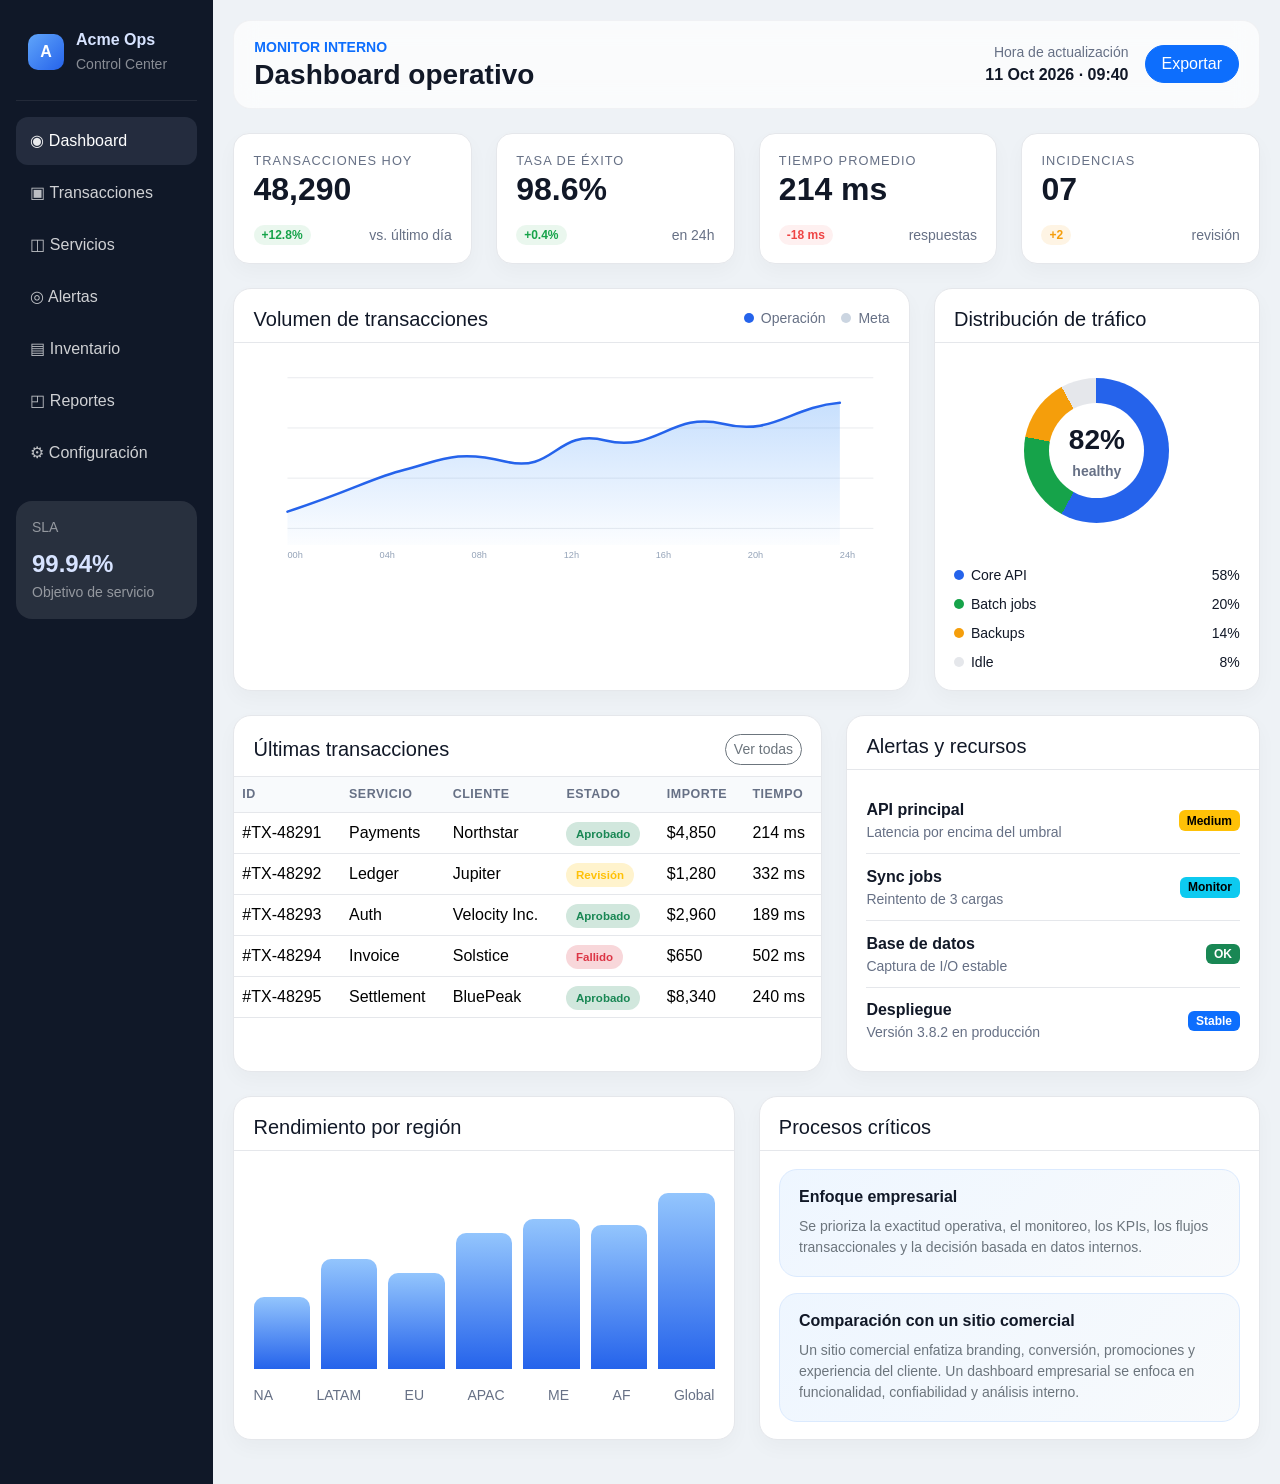
<file: bono/index.html>
<!DOCTYPE html>
<html lang="es">
  <head>
    <meta charset="UTF-8" />
    <meta name="viewport" content="width=device-width, initial-scale=1.0" />
    <title>Dashboard Operacional | Enterprise Monitor</title>
    <link
      href="https://cdn.jsdelivr.net/npm/bootstrap@5.3.3/dist/css/bootstrap.min.css"
      rel="stylesheet"
      integrity="sha384-QWTKZyjpPEjISv5WaRU9OFeRpok6YctnYmDr5pNlyT2bRjXh0JMhjY6hW+ALEwIH"
      crossorigin="anonymous"
    />
    <style>
      :root {
        --sidebar-bg: #101828;
        --sidebar-text: #d7e3ff;
        --primary: #2563eb;
        --primary-soft: #dfe9ff;
        --success: #16a34a;
        --warning: #f59e0b;
        --danger: #ef4444;
        --muted: #667085;
        --panel: #f8fafc;
        --border: #e5e7eb;
        --header-height: 76px;
      }

      body {
        background: #eef2f6;
        color: #111827;
        font-family: "Segoe UI", Tahoma, sans-serif;
      }

      .dashboard-shell {
        min-height: 100vh;
      }

      .sidebar {
        background: var(--sidebar-bg);
        color: var(--sidebar-text);
        min-height: 100vh;
        padding: 1.25rem 1rem;
      }

      .brand {
        display: flex;
        align-items: center;
        gap: 0.75rem;
        padding: 0.5rem 0.75rem 1.5rem;
        border-bottom: 1px solid rgba(255, 255, 255, 0.08);
        margin-bottom: 1rem;
      }

      .brand-mark {
        width: 36px;
        height: 36px;
        border-radius: 10px;
        background: linear-gradient(135deg, #60a5fa, #2563eb);
        display: grid;
        place-items: center;
        font-weight: 700;
        color: white;
      }

      .sidebar .nav-link {
        color: rgba(255, 255, 255, 0.8);
        border-radius: 12px;
        padding: 0.75rem 0.9rem;
        font-weight: 500;
      }

      .sidebar .nav-link.active,
      .sidebar .nav-link:hover {
        color: white;
        background: rgba(148, 163, 184, 0.15);
      }

      .sidebar .nav-icon {
        width: 18px;
        text-align: center;
        opacity: 0.9;
      }

      .main {
        padding: 1.25rem;
      }

      .topbar {
        min-height: var(--header-height);
        background: rgba(255, 255, 255, 0.7);
        backdrop-filter: blur(12px);
        border: 1px solid rgba(15, 23, 42, 0.04);
        border-radius: 18px;
        padding: 1rem 1.25rem;
        margin-bottom: 1.5rem;
      }

      .page-title {
        font-size: 1.75rem;
        font-weight: 700;
        margin: 0;
      }

      .muted {
        color: var(--muted);
      }

      .kpi-card {
        background: white;
        border: 1px solid var(--border);
        border-radius: 16px;
        padding: 1.1rem 1.2rem;
        box-shadow: 0 8px 20px rgba(15, 23, 42, 0.03);
      }

      .kpi-card .label {
        font-size: 0.8rem;
        text-transform: uppercase;
        letter-spacing: 0.08em;
        color: var(--muted);
      }

      .kpi-card .value {
        font-size: 2rem;
        font-weight: 800;
        line-height: 1.2;
      }

      .trend-up {
        color: var(--success);
        background: rgba(22, 163, 74, 0.09);
      }

      .trend-down {
        color: var(--danger);
        background: rgba(239, 68, 68, 0.08);
      }

      .trend-neutral {
        color: var(--warning);
        background: rgba(245, 158, 11, 0.11);
      }

      .panel {
        background: white;
        border: 1px solid var(--border);
        border-radius: 18px;
        box-shadow: 0 8px 20px rgba(15, 23, 42, 0.03);
      }

      .panel .panel-header {
        padding: 1.1rem 1.2rem 0.7rem;
        border-bottom: 1px solid var(--border);
      }

      .panel .panel-body {
        padding: 1.1rem 1.2rem;
      }

      .legend-dot {
        width: 10px;
        height: 10px;
        display: inline-block;
        border-radius: 50%;
        margin-right: 7px;
      }

      .chart-box {
        width: 100%;
        min-height: 280px;
      }

      .stream-bars {
        display: flex;
        align-items: end;
        height: 200px;
        gap: 0.7rem;
      }

      .stream-bars span {
        flex: 1;
        border-radius: 10px 10px 0 0;
        background: linear-gradient(180deg, #93c5fd 0%, #2563eb 100%);
        min-height: 30px;
      }

      .donut-wrap {
        display: flex;
        align-items: center;
        justify-content: center;
        height: 180px;
      }

      .donut-chart {
        width: 145px;
        height: 145px;
        border-radius: 50%;
        background: conic-gradient(
          #2563eb 0 58%,
          #16a34a 58% 78%,
          #f59e0b 78% 92%,
          #e5e7eb 92% 100%
        );
        position: relative;
      }

      .donut-chart::after {
        content: "";
        position: absolute;
        inset: 25px;
        background: white;
        border-radius: 50%;
      }

      .donut-center {
        position: absolute;
        inset: 0;
        display: grid;
        place-items: center;
        z-index: 1;
        text-align: center;
        font-weight: 700;
      }

      .status-badge {
        font-size: 0.72rem;
        font-weight: 600;
        border-radius: 999px;
        padding: 0.38rem 0.6rem;
      }

      .table thead th {
        font-size: 0.78rem;
        letter-spacing: 0.04em;
        text-transform: uppercase;
        color: var(--muted);
        font-weight: 700;
        background: #f8fafc;
      }

      .table tbody td {
        vertical-align: middle;
      }

      .table td, .table th {
        border-color: var(--border);
      }

      .mini-list li {
        padding: 0.65rem 0;
        border-bottom: 1px solid var(--border);
      }

      .mini-list li:last-child {
        border-bottom: none;
      }

      .compare-box {
        background: linear-gradient(135deg, #eef6ff, #f8fafc);
        border: 1px solid #dbeafe;
        border-radius: 18px;
        padding: 1.1rem 1.2rem;
      }

      .compare-box h5 {
        font-size: 1rem;
        font-weight: 700;
        margin-bottom: 0.6rem;
      }

      @media (max-width: 992px) {
        .sidebar {
          min-height: auto;
        }
      }
    </style>
  </head>
  <body>
    <div class="dashboard-shell container-fluid p-0">
      <div class="row g-0">
        <aside class="col-lg-2 sidebar">
          <div class="brand">
            <div class="brand-mark">A</div>
            <div>
              <div class="fw-bold">Acme Ops</div>
              <small class="text-white-50">Control Center</small>
            </div>
          </div>

          <nav class="nav flex-column gap-1">
            <a class="nav-link active" href="#"><span class="nav-icon">◉</span> Dashboard</a>
            <a class="nav-link" href="#"><span class="nav-icon">▣</span> Transacciones</a>
            <a class="nav-link" href="#"><span class="nav-icon">◫</span> Servicios</a>
            <a class="nav-link" href="#"><span class="nav-icon">◎</span> Alertas</a>
            <a class="nav-link" href="#"><span class="nav-icon">▤</span> Inventario</a>
            <a class="nav-link" href="#"><span class="nav-icon">◰</span> Reportes</a>
            <a class="nav-link" href="#"><span class="nav-icon">⚙</span> Configuración</a>
          </nav>

          <div class="mt-4 p-3 rounded-4 bg-white bg-opacity-10">
            <div class="small text-white-50 text-uppercase">SLA</div>
            <div class="fs-4 fw-bold mt-2">99.94%</div>
            <div class="small text-white-50">Objetivo de servicio</div>
          </div>
        </aside>

        <main class="col-lg-10 main">
          <header class="topbar d-flex flex-column flex-lg-row justify-content-between align-items-lg-center gap-3">
            <div>
              <div class="small text-uppercase text-primary fw-bold">Monitor interno</div>
              <h1 class="page-title">Dashboard operativo</h1>
            </div>
            <div class="d-flex align-items-center gap-3">
              <div class="text-end">
                <div class="small muted">Hora de actualización</div>
                <div class="fw-semibold">11 Oct 2026 · 09:40</div>
              </div>
              <button class="btn btn-primary rounded-pill px-3">Exportar</button>
            </div>
          </header>

          <section class="row g-4 mb-4">
            <div class="col-md-6 col-xl-3">
              <div class="kpi-card h-100">
                <div class="label">Transacciones hoy</div>
                <div class="value">48,290</div>
                <div class="d-flex justify-content-between align-items-center mt-3">
                  <span class="badge trend-up px-2 py-1 rounded-pill">+12.8%</span>
                  <span class="muted small">vs. último día</span>
                </div>
              </div>
            </div>
            <div class="col-md-6 col-xl-3">
              <div class="kpi-card h-100">
                <div class="label">Tasa de éxito</div>
                <div class="value">98.6%</div>
                <div class="d-flex justify-content-between align-items-center mt-3">
                  <span class="badge trend-up px-2 py-1 rounded-pill">+0.4%</span>
                  <span class="muted small">en 24h</span>
                </div>
              </div>
            </div>
            <div class="col-md-6 col-xl-3">
              <div class="kpi-card h-100">
                <div class="label">Tiempo promedio</div>
                <div class="value">214 ms</div>
                <div class="d-flex justify-content-between align-items-center mt-3">
                  <span class="badge trend-down px-2 py-1 rounded-pill">-18 ms</span>
                  <span class="muted small">respuestas</span>
                </div>
              </div>
            </div>
            <div class="col-md-6 col-xl-3">
              <div class="kpi-card h-100">
                <div class="label">Incidencias</div>
                <div class="value">07</div>
                <div class="d-flex justify-content-between align-items-center mt-3">
                  <span class="badge trend-neutral px-2 py-1 rounded-pill">+2</span>
                  <span class="muted small">revisión</span>
                </div>
              </div>
            </div>
          </section>

          <section class="row g-4 mb-4">
            <div class="col-xl-8">
              <div class="panel h-100">
                <div class="panel-header d-flex justify-content-between align-items-center">
                  <h3 class="h5 mb-0">Volumen de transacciones</h3>
                  <div class="d-flex gap-3 small muted">
                    <span><span class="legend-dot" style="background:#2563eb"></span>Operación</span>
                    <span><span class="legend-dot" style="background:#cbd5e1"></span>Meta</span>
                  </div>
                </div>
                <div class="panel-body">
                  <div class="chart-box">
                    <svg viewBox="0 0 760 260" width="100%" height="100%" preserveAspectRatio="none" aria-label="Volumen de transacciones">
                      <defs>
                        <linearGradient id="areaFill" x1="0" x2="0" y1="0" y2="1">
                          <stop offset="0%" stop-color="#60a5fa" stop-opacity="0.35"/>
                          <stop offset="100%" stop-color="#60a5fa" stop-opacity="0.02"/>
                        </linearGradient>
                      </defs>
                      <g stroke="#e5e7eb" stroke-width="1">
                        <line x1="40" y1="20" x2="740" y2="20"/>
                        <line x1="40" y1="80" x2="740" y2="80"/>
                        <line x1="40" y1="140" x2="740" y2="140"/>
                        <line x1="40" y1="200" x2="740" y2="200"/>
                      </g>
                      <path d="M40 180 C120 154, 140 140, 180 130 S240 105, 300 120 S360 80, 420 95 S500 60, 560 75 S640 55, 700 50 L700 220 L40 220 Z" fill="url(#areaFill)"/>
                      <path d="M40 180 C120 154, 140 140, 180 130 S240 105, 300 120 S360 80, 420 95 S500 60, 560 75 S640 55, 700 50" fill="none" stroke="#2563eb" stroke-width="3" stroke-linecap="round"/>
                      <g fill="#94a3b8" font-size="11">
                        <text x="40" y="235">00h</text>
                        <text x="150" y="235">04h</text>
                        <text x="260" y="235">08h</text>
                        <text x="370" y="235">12h</text>
                        <text x="480" y="235">16h</text>
                        <text x="590" y="235">20h</text>
                        <text x="700" y="235">24h</text>
                      </g>
                    </svg>
                  </div>
                </div>
              </div>
            </div>

            <div class="col-xl-4">
              <div class="panel h-100">
                <div class="panel-header">
                  <h3 class="h5 mb-0">Distribución de tráfico</h3>
                </div>
                <div class="panel-body">
                  <div class="donut-wrap position-relative">
                    <div class="donut-chart">
                      <div class="donut-center">
                        <div>
                          <div class="fs-3 fw-bold">82%</div>
                          <div class="small muted">healthy</div>
                        </div>
                      </div>
                    </div>
                  </div>
                  <div class="mt-4">
                    <div class="d-flex justify-content-between small mb-2"><span><span class="legend-dot" style="background:#2563eb"></span>Core API</span><span>58%</span></div>
                    <div class="d-flex justify-content-between small mb-2"><span><span class="legend-dot" style="background:#16a34a"></span>Batch jobs</span><span>20%</span></div>
                    <div class="d-flex justify-content-between small mb-2"><span><span class="legend-dot" style="background:#f59e0b"></span>Backups</span><span>14%</span></div>
                    <div class="d-flex justify-content-between small"><span><span class="legend-dot" style="background:#e5e7eb"></span>Idle</span><span>8%</span></div>
                  </div>
                </div>
              </div>
            </div>
          </section>

          <section class="row g-4 mb-4">
            <div class="col-xl-7">
              <div class="panel h-100">
                <div class="panel-header d-flex justify-content-between align-items-center">
                  <h3 class="h5 mb-0">Últimas transacciones</h3>
                  <button class="btn btn-sm btn-outline-secondary rounded-pill">Ver todas</button>
                </div>
                <div class="panel-body p-0">
                  <div class="table-responsive">
                    <table class="table table-hover align-middle mb-0">
                      <thead>
                        <tr>
                          <th>ID</th>
                          <th>Servicio</th>
                          <th>Cliente</th>
                          <th>Estado</th>
                          <th>Importe</th>
                          <th>Tiempo</th>
                        </tr>
                      </thead>
                      <tbody>
                        <tr>
                          <td>#TX-48291</td>
                          <td>Payments</td>
                          <td>Northstar</td>
                          <td><span class="status-badge bg-success-subtle text-success">Aprobado</span></td>
                          <td>$4,850</td>
                          <td>214 ms</td>
                        </tr>
                        <tr>
                          <td>#TX-48292</td>
                          <td>Ledger</td>
                          <td>Jupiter</td>
                          <td><span class="status-badge bg-warning-subtle text-warning">Revisión</span></td>
                          <td>$1,280</td>
                          <td>332 ms</td>
                        </tr>
                        <tr>
                          <td>#TX-48293</td>
                          <td>Auth</td>
                          <td>Velocity Inc.</td>
                          <td><span class="status-badge bg-success-subtle text-success">Aprobado</span></td>
                          <td>$2,960</td>
                          <td>189 ms</td>
                        </tr>
                        <tr>
                          <td>#TX-48294</td>
                          <td>Invoice</td>
                          <td>Solstice</td>
                          <td><span class="status-badge bg-danger-subtle text-danger">Fallido</span></td>
                          <td>$650</td>
                          <td>502 ms</td>
                        </tr>
                        <tr>
                          <td>#TX-48295</td>
                          <td>Settlement</td>
                          <td>BluePeak</td>
                          <td><span class="status-badge bg-success-subtle text-success">Aprobado</span></td>
                          <td>$8,340</td>
                          <td>240 ms</td>
                        </tr>
                      </tbody>
                    </table>
                  </div>
                </div>
              </div>
            </div>

            <div class="col-xl-5">
              <div class="panel h-100">
                <div class="panel-header">
                  <h3 class="h5 mb-0">Alertas y recursos</h3>
                </div>
                <div class="panel-body">
                  <ul class="list-unstyled mini-list mb-0">
                    <li class="d-flex justify-content-between align-items-center">
                      <div>
                        <div class="fw-semibold">API principal</div>
                        <div class="small muted">Latencia por encima del umbral</div>
                      </div>
                      <span class="badge text-bg-warning">Medium</span>
                    </li>
                    <li class="d-flex justify-content-between align-items-center">
                      <div>
                        <div class="fw-semibold">Sync jobs</div>
                        <div class="small muted">Reintento de 3 cargas</div>
                      </div>
                      <span class="badge text-bg-info">Monitor</span>
                    </li>
                    <li class="d-flex justify-content-between align-items-center">
                      <div>
                        <div class="fw-semibold">Base de datos</div>
                        <div class="small muted">Captura de I/O estable</div>
                      </div>
                      <span class="badge text-bg-success">OK</span>
                    </li>
                    <li class="d-flex justify-content-between align-items-center">
                      <div>
                        <div class="fw-semibold">Despliegue</div>
                        <div class="small muted">Versión 3.8.2 en producción</div>
                      </div>
                      <span class="badge text-bg-primary">Stable</span>
                    </li>
                  </ul>
                </div>
              </div>
            </div>
          </section>

          <section class="row g-4 mb-4">
            <div class="col-lg-6">
              <div class="panel h-100">
                <div class="panel-header">
                  <h3 class="h5 mb-0">Rendimiento por región</h3>
                </div>
                <div class="panel-body">
                  <div class="stream-bars">
                    <span style="height: 36%"></span>
                    <span style="height: 55%"></span>
                    <span style="height: 48%"></span>
                    <span style="height: 68%"></span>
                    <span style="height: 75%"></span>
                    <span style="height: 72%"></span>
                    <span style="height: 88%"></span>
                  </div>
                  <div class="d-flex justify-content-between mt-3 small muted">
                    <span>NA</span>
                    <span>LATAM</span>
                    <span>EU</span>
                    <span>APAC</span>
                    <span>ME</span>
                    <span>AF</span>
                    <span>Global</span>
                  </div>
                </div>
              </div>
            </div>

            <div class="col-lg-6">
              <div class="panel h-100">
                <div class="panel-header">
                  <h3 class="h5 mb-0">Procesos críticos</h3>
                </div>
                <div class="panel-body">
                  <div class="compare-box mb-3">
                    <h5>Enfoque empresarial</h5>
                    <p class="mb-0 small text-secondary">Se prioriza la exactitud operativa, el monitoreo, los KPIs, los flujos transaccionales y la decisión basada en datos internos.</p>
                  </div>
                  <div class="compare-box">
                    <h5>Comparación con un sitio comercial</h5>
                    <p class="mb-0 small text-secondary">Un sitio comercial enfatiza branding, conversión, promociones y experiencia del cliente. Un dashboard empresarial se enfoca en funcionalidad, confiabilidad y análisis interno.</p>
                  </div>
                </div>
              </div>
            </div>
          </section>
        </main>
      </div>
    </div>

    <script src="https://cdn.jsdelivr.net/npm/bootstrap@5.3.3/dist/js/bootstrap.bundle.min.js" crossorigin="anonymous"></script>
  </body>
</html>
</file>
